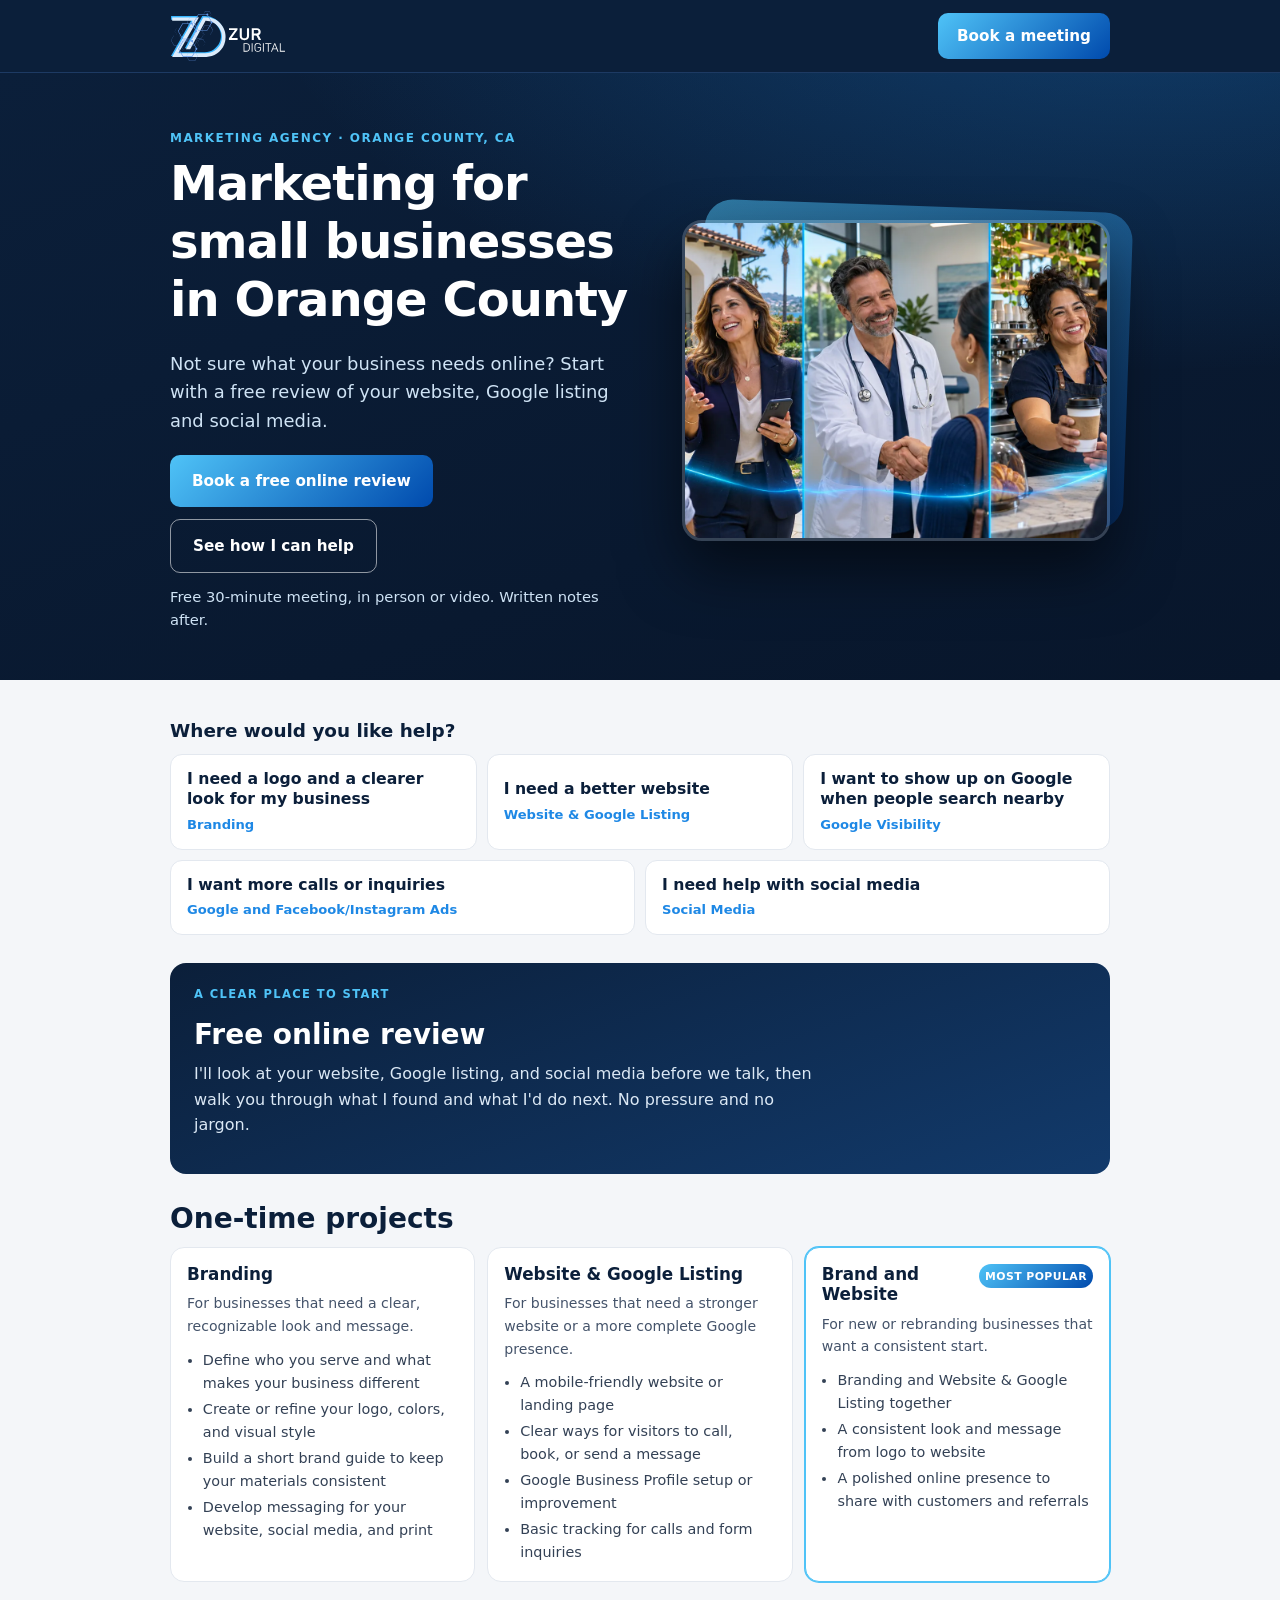
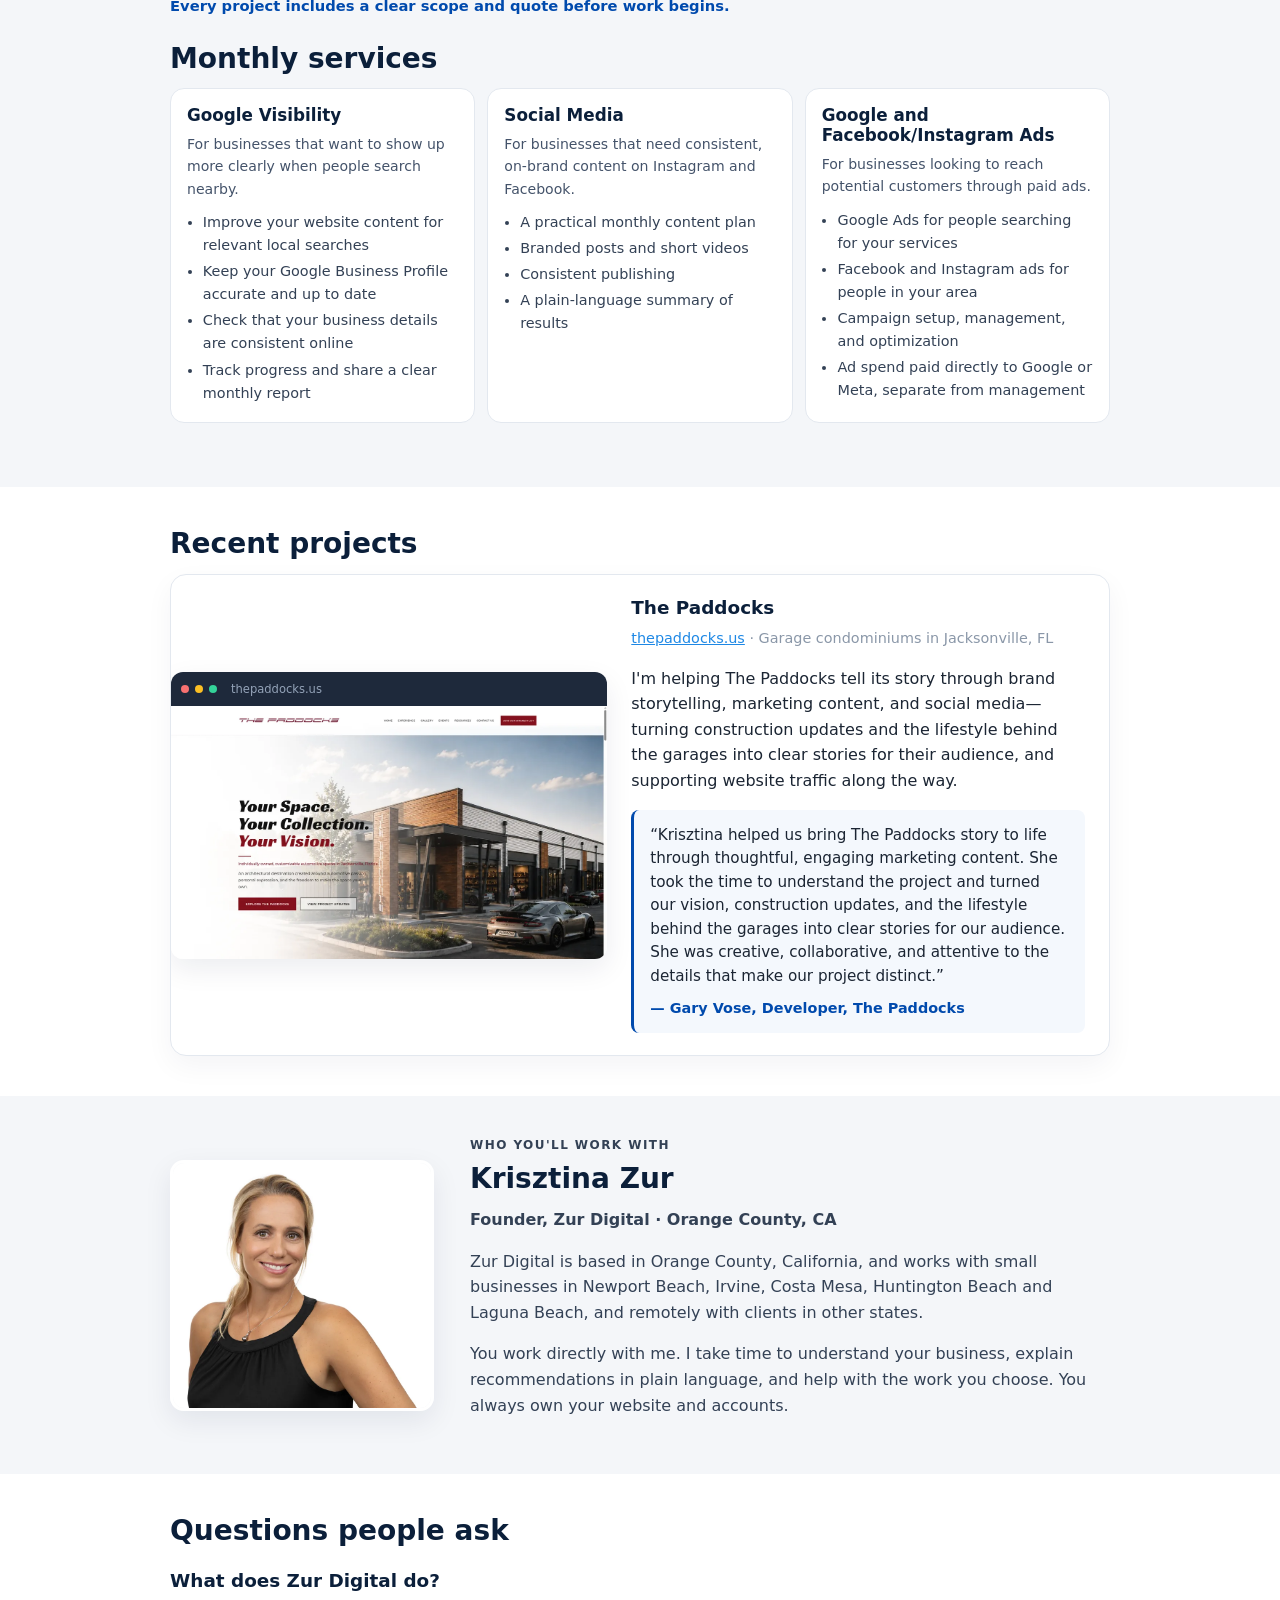
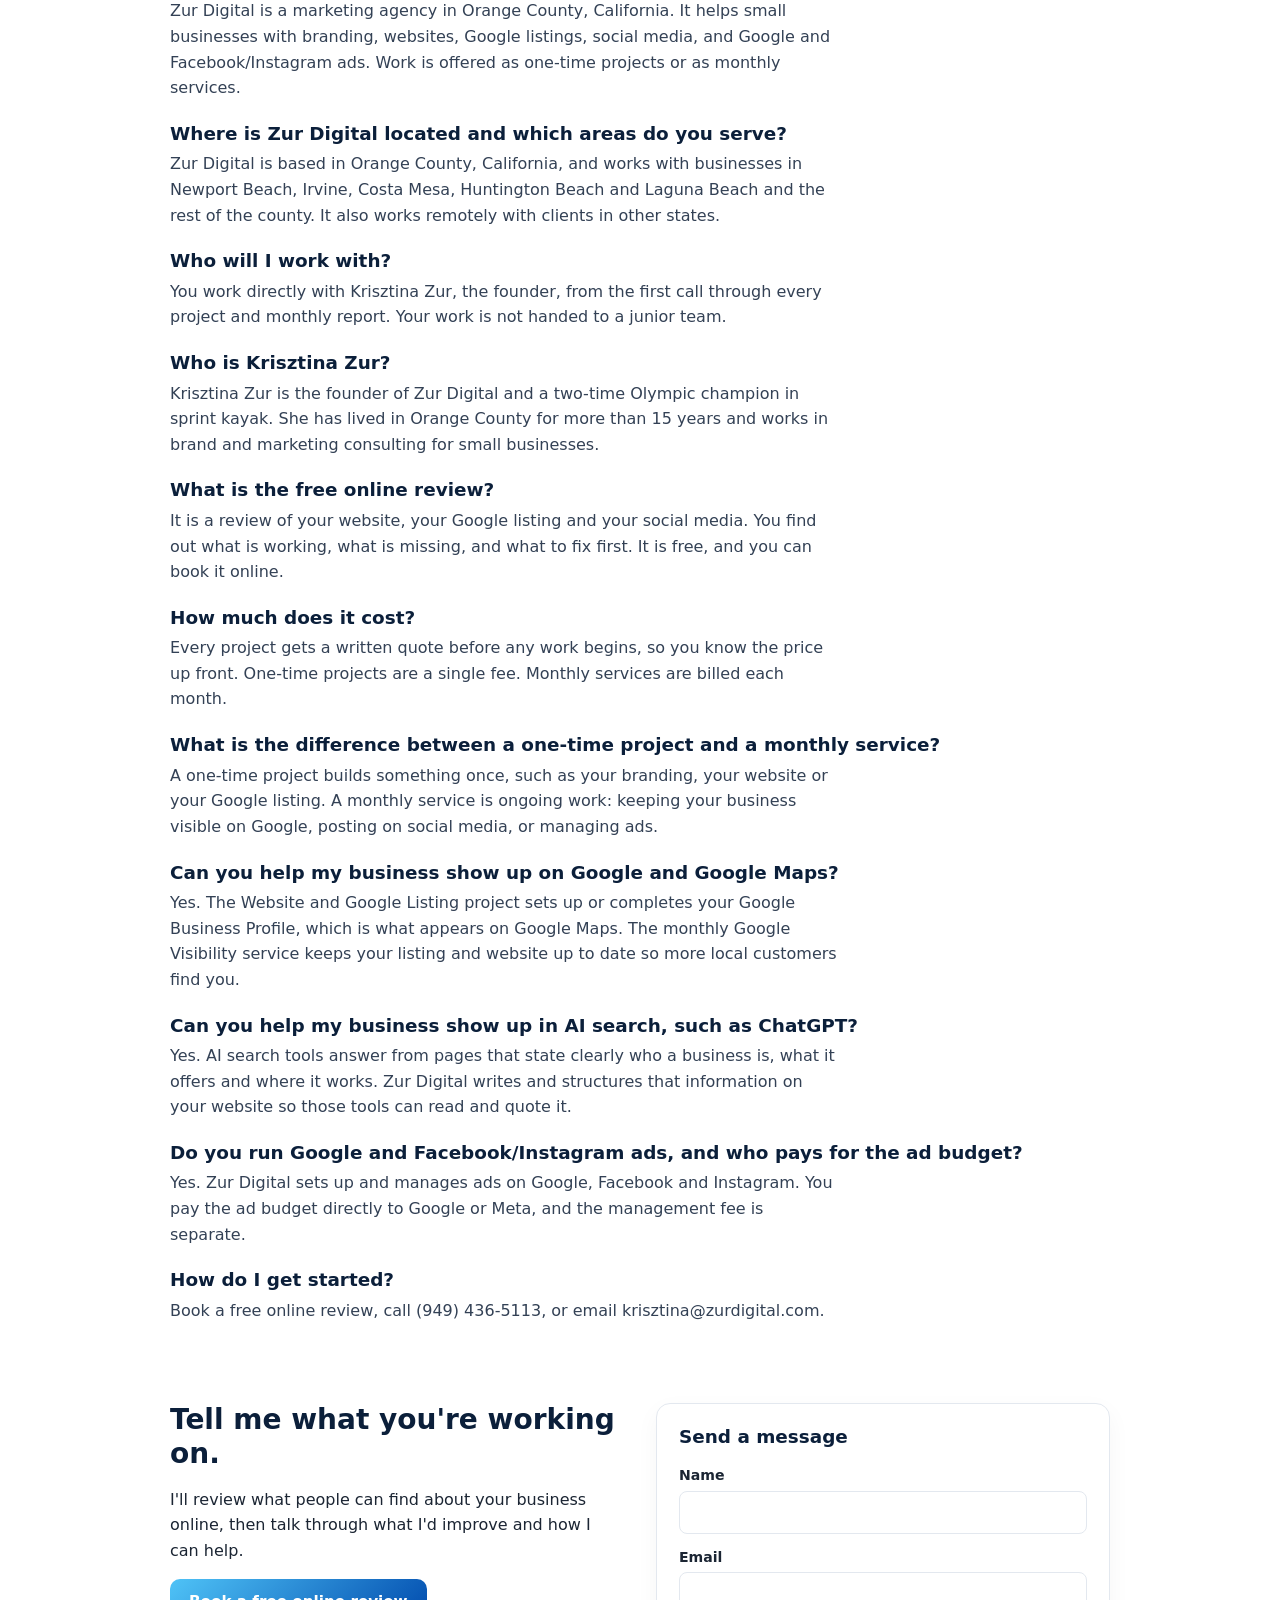
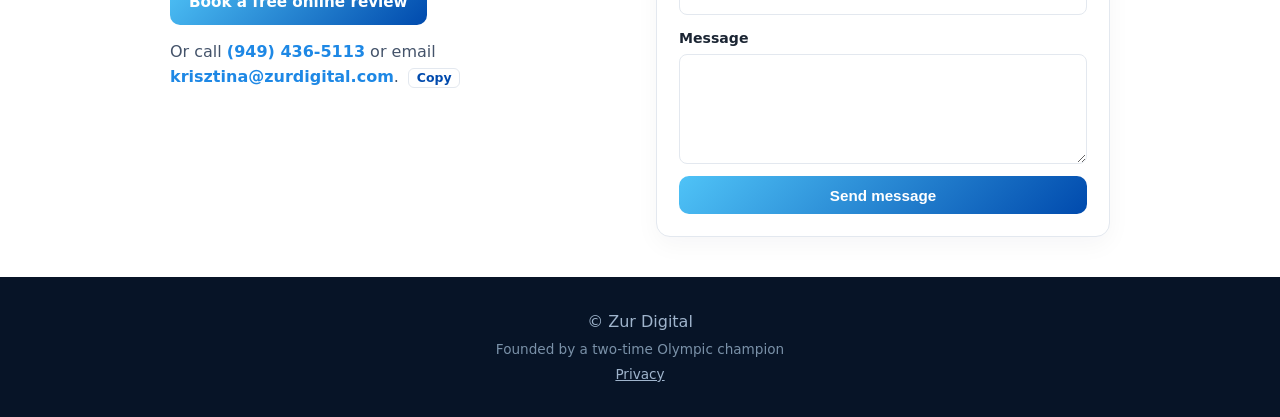
<file: index.html>
<!doctype html><html lang="en"><head><meta charset="utf-8"><!-- Google tag (gtag.js) -->
<script async src="https://www.googletagmanager.com/gtag/js?id=G-2MHFHZ1X98"></script>
<script>
  window.dataLayer = window.dataLayer || [];
  function gtag(){dataLayer.push(arguments);}
  gtag('js', new Date());
  gtag('config', 'G-2MHFHZ1X98');
</script><script>
document.addEventListener("click", function (e) {
  var el = e.target.closest && e.target.closest("a,button");
  if (!el) return;
  var text = (el.innerText || el.textContent || "").replace(/\s+/g, " ").trim();
  var href = el.getAttribute("href") || "";
  var url = el.href || href;
  var hrefLow = href.toLowerCase();
  var urlLow = String(url || "").toLowerCase();
  var params = {transport_type: "beacon", link_text: text, link_url: url};
  if (
    text === "Book a free online review" ||
    text === "Book a meeting" ||
    hrefLow.indexOf("calendly.com/krisztinazur") !== -1 ||
    urlLow.indexOf("calendly.com/krisztinazur") !== -1
  ) {
    gtag("event", "book_review_click", params);
  }
  if (hrefLow.indexOf("tel:") === 0 || urlLow.indexOf("tel:") === 0) {
    gtag("event", "phone_click", params);
  }
  if (hrefLow.indexOf("mailto:") === 0 || urlLow.indexOf("mailto:") === 0) {
    gtag("event", "email_click", params);
  }
});
</script><meta name="viewport" content="width=device-width,initial-scale=1"><title>Zur Digital | Marketing Agency in Orange County, CA</title><meta name="description" content="Zur Digital is a marketing agency in Orange County, CA. Branding, websites, Google listings, social media and ads for small businesses. Free online review."><link rel="canonical" href="https://zurdigital.com/"><meta property="og:title" content="Zur Digital | Marketing Agency in Orange County, CA"><meta property="og:description" content="Zur Digital is a marketing agency in Orange County, CA. Branding, websites, Google listings, social media and ads for small businesses. Free online review."><meta property="og:type" content="website"><meta property="og:url" content="https://zurdigital.com/"><meta property="og:image" content="https://zurdigital.com/assets/og/zur-digital-og.jpg"><meta property="og:image:width" content="1200"><meta property="og:image:height" content="630"><meta name="twitter:card" content="summary_large_image"><meta name="twitter:image" content="https://zurdigital.com/assets/og/zur-digital-og.jpg"><link rel="icon" href="favicon.svg" type="image/svg+xml"><link rel="stylesheet" href="styles.css"><script type="application/ld+json">{
 "@context": "https://schema.org",
 "@type": "ProfessionalService",
 "name": "Zur Digital",
 "url": "https://zurdigital.com/",
 "logo": "https://zurdigital.com/logos/zd-logo-crop.svg",
 "description": "Marketing agency in Orange County, California. Branding, websites, Google listings, social media and ad management for small businesses.",
 "telephone": "+1-949-436-5113",
 "email": "krisztina@zurdigital.com",
 "address": {
  "@type": "PostalAddress",
  "addressRegion": "CA",
  "addressCountry": "US"
 },
 "areaServed": [
  {
   "@type": "AdministrativeArea",
   "name": "Orange County, California"
  },
  {
   "@type": "City",
   "name": "Newport Beach"
  },
  {
   "@type": "City",
   "name": "Irvine"
  },
  {
   "@type": "City",
   "name": "Costa Mesa"
  },
  {
   "@type": "City",
   "name": "Huntington Beach"
  },
  {
   "@type": "City",
   "name": "Laguna Beach"
  }
 ],
 "founder": {
  "@type": "Person",
  "name": "Krisztina Zur",
  "jobTitle": "Founder",
  "description": "Two-time Olympic champion in sprint kayak and founder of Zur Digital."
 },
 "hasOfferCatalog": {
  "@type": "OfferCatalog",
  "name": "Marketing services",
  "itemListElement": [
   {
    "@type": "Offer",
    "itemOffered": {
     "@type": "Service",
     "name": "Branding"
    }
   },
   {
    "@type": "Offer",
    "itemOffered": {
     "@type": "Service",
     "name": "Website and Google Listing"
    }
   },
   {
    "@type": "Offer",
    "itemOffered": {
     "@type": "Service",
     "name": "Google Visibility"
    }
   },
   {
    "@type": "Offer",
    "itemOffered": {
     "@type": "Service",
     "name": "Social Media Management"
    }
   },
   {
    "@type": "Offer",
    "itemOffered": {
     "@type": "Service",
     "name": "Google and Facebook/Instagram Ads Management"
    }
   }
  ]
 }
}</script><script type="application/ld+json">{
 "@context": "https://schema.org",
 "@type": "FAQPage",
 "mainEntity": [
  {
   "@type": "Question",
   "name": "What does Zur Digital do?",
   "acceptedAnswer": {
    "@type": "Answer",
    "text": "Zur Digital is a marketing agency in Orange County, California. It helps small businesses with branding, websites, Google listings, social media, and Google and Facebook/Instagram ads. Work is offered as one-time projects or as monthly services."
   }
  },
  {
   "@type": "Question",
   "name": "Where is Zur Digital located and which areas do you serve?",
   "acceptedAnswer": {
    "@type": "Answer",
    "text": "Zur Digital is based in Orange County, California, and works with businesses in Newport Beach, Irvine, Costa Mesa, Huntington Beach and Laguna Beach and the rest of the county. It also works remotely with clients in other states."
   }
  },
  {
   "@type": "Question",
   "name": "Who will I work with?",
   "acceptedAnswer": {
    "@type": "Answer",
    "text": "You work directly with Krisztina Zur, the founder, from the first call through every project and monthly report. Your work is not handed to a junior team."
   }
  },
  {
   "@type": "Question",
   "name": "Who is Krisztina Zur?",
   "acceptedAnswer": {
    "@type": "Answer",
    "text": "Krisztina Zur is the founder of Zur Digital and a two-time Olympic champion in sprint kayak. She has lived in Orange County for more than 15 years and works in brand and marketing consulting for small businesses."
   }
  },
  {
   "@type": "Question",
   "name": "What is the free online review?",
   "acceptedAnswer": {
    "@type": "Answer",
    "text": "It is a review of your website, your Google listing and your social media. You find out what is working, what is missing, and what to fix first. It is free, and you can book it online."
   }
  },
  {
   "@type": "Question",
   "name": "How much does it cost?",
   "acceptedAnswer": {
    "@type": "Answer",
    "text": "Every project gets a written quote before any work begins, so you know the price up front. One-time projects are a single fee. Monthly services are billed each month."
   }
  },
  {
   "@type": "Question",
   "name": "What is the difference between a one-time project and a monthly service?",
   "acceptedAnswer": {
    "@type": "Answer",
    "text": "A one-time project builds something once, such as your branding, your website or your Google listing. A monthly service is ongoing work: keeping your business visible on Google, posting on social media, or managing ads."
   }
  },
  {
   "@type": "Question",
   "name": "Can you help my business show up on Google and Google Maps?",
   "acceptedAnswer": {
    "@type": "Answer",
    "text": "Yes. The Website and Google Listing project sets up or completes your Google Business Profile, which is what appears on Google Maps. The monthly Google Visibility service keeps your listing and website up to date so more local customers find you."
   }
  },
  {
   "@type": "Question",
   "name": "Can you help my business show up in AI search, such as ChatGPT?",
   "acceptedAnswer": {
    "@type": "Answer",
    "text": "Yes. AI search tools answer from pages that state clearly who a business is, what it offers and where it works. Zur Digital writes and structures that information on your website so those tools can read and quote it."
   }
  },
  {
   "@type": "Question",
   "name": "Do you run Google and Facebook/Instagram ads, and who pays for the ad budget?",
   "acceptedAnswer": {
    "@type": "Answer",
    "text": "Yes. Zur Digital sets up and manages ads on Google, Facebook and Instagram. You pay the ad budget directly to Google or Meta, and the management fee is separate."
   }
  },
  {
   "@type": "Question",
   "name": "How do I get started?",
   "acceptedAnswer": {
    "@type": "Answer",
    "text": "Book a free online review, call (949) 436-5113, or email krisztina@zurdigital.com."
   }
  }
 ]
}</script></head><body id="top"><header class="hdr"><div class="wrap nav"><a href="#top" class="logo"><img src="logos/zd-logo-light.svg" alt="Zur Digital" width="190" height="96" class="logoimg"></a><a class="btn" href="https://calendly.com/krisztinazur/new-meeting" target="_blank" rel="noopener">Book a meeting</a></div></header><main><section class="hero"><div class="wrap hero-grid"><div class="hero-copy"><p class="eyebrow">Marketing Agency · Orange County, CA</p><h1>Marketing for small businesses in Orange County</h1><p class="lead">Not sure what your business needs online? Start with a free review of your website, Google listing and social media.</p><div class="row"><a class="btn lg" href="https://calendly.com/krisztinazur/new-meeting" target="_blank" rel="noopener">Book a free online review</a><a class="btn ghost lg" href="#offer">See how I can help</a></div><p class="cta-note">Free 30-minute meeting, in person or video. Written notes after.</p></div><div class="hero-visual"><div class="hero-photo-wrap"><img class="hero-photo" src="assets/hero/hero-clients.webp" alt="Local business owner with a phone outside a sunny storefront" width="1152" height="864"></div></div></div></section>
<section id="offer" class="alt"><div class="wrap offer-wrap"><div class="picker" id="need"><h2 class="picker-title">Where would you like help?</h2><div class="need-cards"><a class="need" href="#branding"><span>I need a logo and a clearer look for my business</span><em>Branding</em></a><a class="need" href="#website-google-listing"><span>I need a better website</span><em>Website &amp; Google Listing</em></a><a class="need" href="#google-visibility"><span>I want to show up on Google when people search nearby</span><em>Google Visibility</em></a><a class="need" href="#google-facebook-instagram-ads"><span>I want more calls or inquiries</span><em>Google and Facebook/Instagram Ads</em></a><a class="need" href="#social-media"><span>I need help with social media</span><em>Social Media</em></a></div></div><div class="audit" id="free-online-review"><p class="step-label">A clear place to start</p><h2>Free online review</h2><p>I'll look at your website, Google listing, and social media before we talk, then walk you through what I found and what I'd do next. No pressure and no jargon.</p></div><div class="pkg-group"><h2 class="group-title">One-time projects</h2><div class="pkg-grid"><article class="pkg" id="branding"><div class="pkg-head"><h3>Branding</h3></div><p class="best">For businesses that need a clear, recognizable look and message.</p><ul><li>Define who you serve and what makes your business different</li><li>Create or refine your logo, colors, and visual style</li><li>Build a short brand guide to keep your materials consistent</li><li>Develop messaging for your website, social media, and print</li></ul></article><article class="pkg" id="website-google-listing"><div class="pkg-head"><h3>Website &amp; Google Listing</h3></div><p class="best">For businesses that need a stronger website or a more complete Google presence.</p><ul><li>A mobile-friendly website or landing page</li><li>Clear ways for visitors to call, book, or send a message</li><li>Google Business Profile setup or improvement</li><li>Basic tracking for calls and form inquiries</li></ul></article><article class="pkg popular" id="brand-and-website"><div class="pkg-head"><h3>Brand and Website</h3><span class="pkg-tag">Most popular</span></div><p class="best">For new or rebranding businesses that want a consistent start.</p><ul><li>Branding and Website &amp; Google Listing together</li><li>A consistent look and message from logo to website</li><li>A polished online presence to share with customers and referrals</li></ul></article></div><p class="scope-line">Every project includes a clear scope and quote before work begins.</p></div><div class="pkg-group" id="monthly"><h2 class="group-title">Monthly services</h2><div class="pkg-grid"><article class="pkg" id="google-visibility"><div class="pkg-head"><h3>Google Visibility</h3></div><p class="best">For businesses that want to show up more clearly when people search nearby.</p><ul><li>Improve your website content for relevant local searches</li><li>Keep your Google Business Profile accurate and up to date</li><li>Check that your business details are consistent online</li><li>Track progress and share a clear monthly report</li></ul></article><article class="pkg" id="social-media"><div class="pkg-head"><h3>Social Media</h3></div><p class="best">For businesses that need consistent, on-brand content on Instagram and Facebook.</p><ul><li>A practical monthly content plan</li><li>Branded posts and short videos</li><li>Consistent publishing</li><li>A plain-language summary of results</li></ul></article><article class="pkg" id="google-facebook-instagram-ads"><div class="pkg-head"><h3>Google and Facebook/Instagram Ads</h3></div><p class="best">For businesses looking to reach potential customers through paid ads.</p><ul><li>Google Ads for people searching for your services</li><li>Facebook and Instagram ads for people in your area</li><li>Campaign setup, management, and optimization</li><li>Ad spend paid directly to Google or Meta, separate from management</li></ul></article></div></div></div></section>
<section id="work"><div class="wrap"><h2>Recent projects</h2><article class="work-card"><div class="work-visual"><figure class="browser"><div class="browser-bar"><span></span><span></span><span></span><em>thepaddocks.us</em></div><img src="assets/work/paddocks-1.webp" alt="The Paddocks website" width="1200" height="695" loading="lazy"></figure></div><div class="work-copy"><h3>The Paddocks</h3><p class="tag"><a href="https://thepaddocks.us" target="_blank" rel="noopener">thepaddocks.us</a> · Garage condominiums in Jacksonville, FL</p><p>I'm helping The Paddocks tell its story through brand storytelling, marketing content, and social media—turning construction updates and the lifestyle behind the garages into clear stories for their audience, and supporting website traffic along the way.</p><blockquote class="quote"><p>&ldquo;Krisztina helped us bring The Paddocks story to life through thoughtful, engaging marketing content. She took the time to understand the project and turned our vision, construction updates, and the lifestyle behind the garages into clear stories for our audience. She was creative, collaborative, and attentive to the details that make our project distinct.&rdquo;</p><cite>&mdash; Gary Vose, Developer, The Paddocks</cite></blockquote></div></article></div></section>
<section id="about" class="alt"><div class="wrap about-grid"><div class="about-photo"><img src="assets/krisztina-zur.webp" alt="Krisztina Zur, founder of Zur Digital" width="800" height="760" loading="lazy"></div><div class="about-copy"><p class="eyebrow">Who you'll work with</p><h2>Krisztina Zur</h2><p class="role">Founder, Zur Digital · Orange County, CA</p><p>Zur Digital is based in Orange County, California, and works with small businesses in Newport Beach, Irvine, Costa Mesa, Huntington Beach and Laguna Beach, and remotely with clients in other states.</p><p>You work directly with me. I take time to understand your business, explain recommendations in plain language, and help with the work you choose. You always own your website and accounts.</p></div></div></section>
<section id="faq"><div class="wrap"><h2>Questions people ask</h2><h3>What does Zur Digital do?</h3><p>Zur Digital is a marketing agency in Orange County, California. It helps small businesses with branding, websites, Google listings, social media, and Google and Facebook/Instagram ads. Work is offered as one-time projects or as monthly services.</p><h3>Where is Zur Digital located and which areas do you serve?</h3><p>Zur Digital is based in Orange County, California, and works with businesses in Newport Beach, Irvine, Costa Mesa, Huntington Beach and Laguna Beach and the rest of the county. It also works remotely with clients in other states.</p><h3>Who will I work with?</h3><p>You work directly with Krisztina Zur, the founder, from the first call through every project and monthly report. Your work is not handed to a junior team.</p><h3>Who is Krisztina Zur?</h3><p>Krisztina Zur is the founder of Zur Digital and a two-time Olympic champion in sprint kayak. She has lived in Orange County for more than 15 years and works in brand and marketing consulting for small businesses.</p><h3>What is the free online review?</h3><p>It is a review of your website, your Google listing and your social media. You find out what is working, what is missing, and what to fix first. It is free, and you can book it online.</p><h3>How much does it cost?</h3><p>Every project gets a written quote before any work begins, so you know the price up front. One-time projects are a single fee. Monthly services are billed each month.</p><h3>What is the difference between a one-time project and a monthly service?</h3><p>A one-time project builds something once, such as your branding, your website or your Google listing. A monthly service is ongoing work: keeping your business visible on Google, posting on social media, or managing ads.</p><h3>Can you help my business show up on Google and Google Maps?</h3><p>Yes. The Website and Google Listing project sets up or completes your Google Business Profile, which is what appears on Google Maps. The monthly Google Visibility service keeps your listing and website up to date so more local customers find you.</p><h3>Can you help my business show up in AI search, such as ChatGPT?</h3><p>Yes. AI search tools answer from pages that state clearly who a business is, what it offers and where it works. Zur Digital writes and structures that information on your website so those tools can read and quote it.</p><h3>Do you run Google and Facebook/Instagram ads, and who pays for the ad budget?</h3><p>Yes. Zur Digital sets up and manages ads on Google, Facebook and Instagram. You pay the ad budget directly to Google or Meta, and the management fee is separate.</p><h3>How do I get started?</h3><p>Book a free online review, call (949) 436-5113, or email krisztina@zurdigital.com.</p></div></section>
<section id="contact"><div class="wrap contact-grid"><div class="contact-info"><h2>Tell me what you're working on.</h2><p>I'll review what people can find about your business online, then talk through what I'd improve and how I can help.</p><a class="btn" href="https://calendly.com/krisztinazur/new-meeting" target="_blank" rel="noopener">Book a free online review</a><p class="or-reach">Or call <a href="tel:+19494365113">(949) 436-5113</a> or email <span class="copy-email-wrap"><a href="mailto:krisztina@zurdigital.com">krisztina@zurdigital.com</a>. <button type="button" class="copy-email" data-email="krisztina@zurdigital.com" aria-label="Copy email address">Copy</button><span class="copy-email-status" aria-live="polite"></span></span></p></div><form name="contact" method="POST" data-netlify="true" netlify-honeypot="bot-field" action="/thanks.html" hidden aria-hidden="true"><input type="hidden" name="form-name" value="contact"><input name="bot-field"><input name="name"><input type="email" name="email"><textarea name="message"></textarea></form><form class="form" name="contact" method="POST" action="/thanks.html"><input type="hidden" name="form-name" value="contact"><p class="hp"><label>Don't fill this out <input name="bot-field"></label></p><h3>Send a message</h3><label>Name<input name="name" required autocomplete="name"></label><label>Email<input type="email" name="email" required autocomplete="email"></label><label>Message<textarea name="message" rows="4" required></textarea></label><button class="btn" type="submit">Send message</button></form></div></section><script>
(function () {
  var btn = document.querySelector(".copy-email");
  if (!btn) return;
  var status = document.querySelector(".copy-email-status");
  var resetTimer;
  function fallbackCopy(text) {
    var ta = document.createElement("textarea");
    ta.value = text;
    ta.setAttribute("readonly", "");
    ta.style.position = "fixed";
    ta.style.left = "-9999px";
    document.body.appendChild(ta);
    ta.select();
    ta.setSelectionRange(0, ta.value.length);
    var ok = false;
    try { ok = document.execCommand("copy"); } catch (err) {}
    document.body.removeChild(ta);
    return ok;
  }
  function copied() {
    btn.textContent = "Copied!";
    if (status) status.textContent = "Copied!";
    if (typeof gtag === "function") gtag("event", "email_copy");
    clearTimeout(resetTimer);
    resetTimer = setTimeout(function () {
      btn.textContent = "Copy";
      if (status) status.textContent = "";
    }, 2000);
  }
  btn.addEventListener("click", function () {
    var email = btn.getAttribute("data-email") || "krisztina@zurdigital.com";
    if (navigator.clipboard && navigator.clipboard.writeText) {
      navigator.clipboard.writeText(email).then(copied).catch(function () {
        if (fallbackCopy(email)) copied();
      });
    } else if (fallbackCopy(email)) {
      copied();
    }
  });
})();
</script></main><footer class="ftr"><div class="wrap"><p>© Zur Digital</p><p class="small">Founded by a two-time Olympic champion</p><p class="small ftr-links"><a href="privacy.html">Privacy</a></p></div></footer></body></html>
</file>
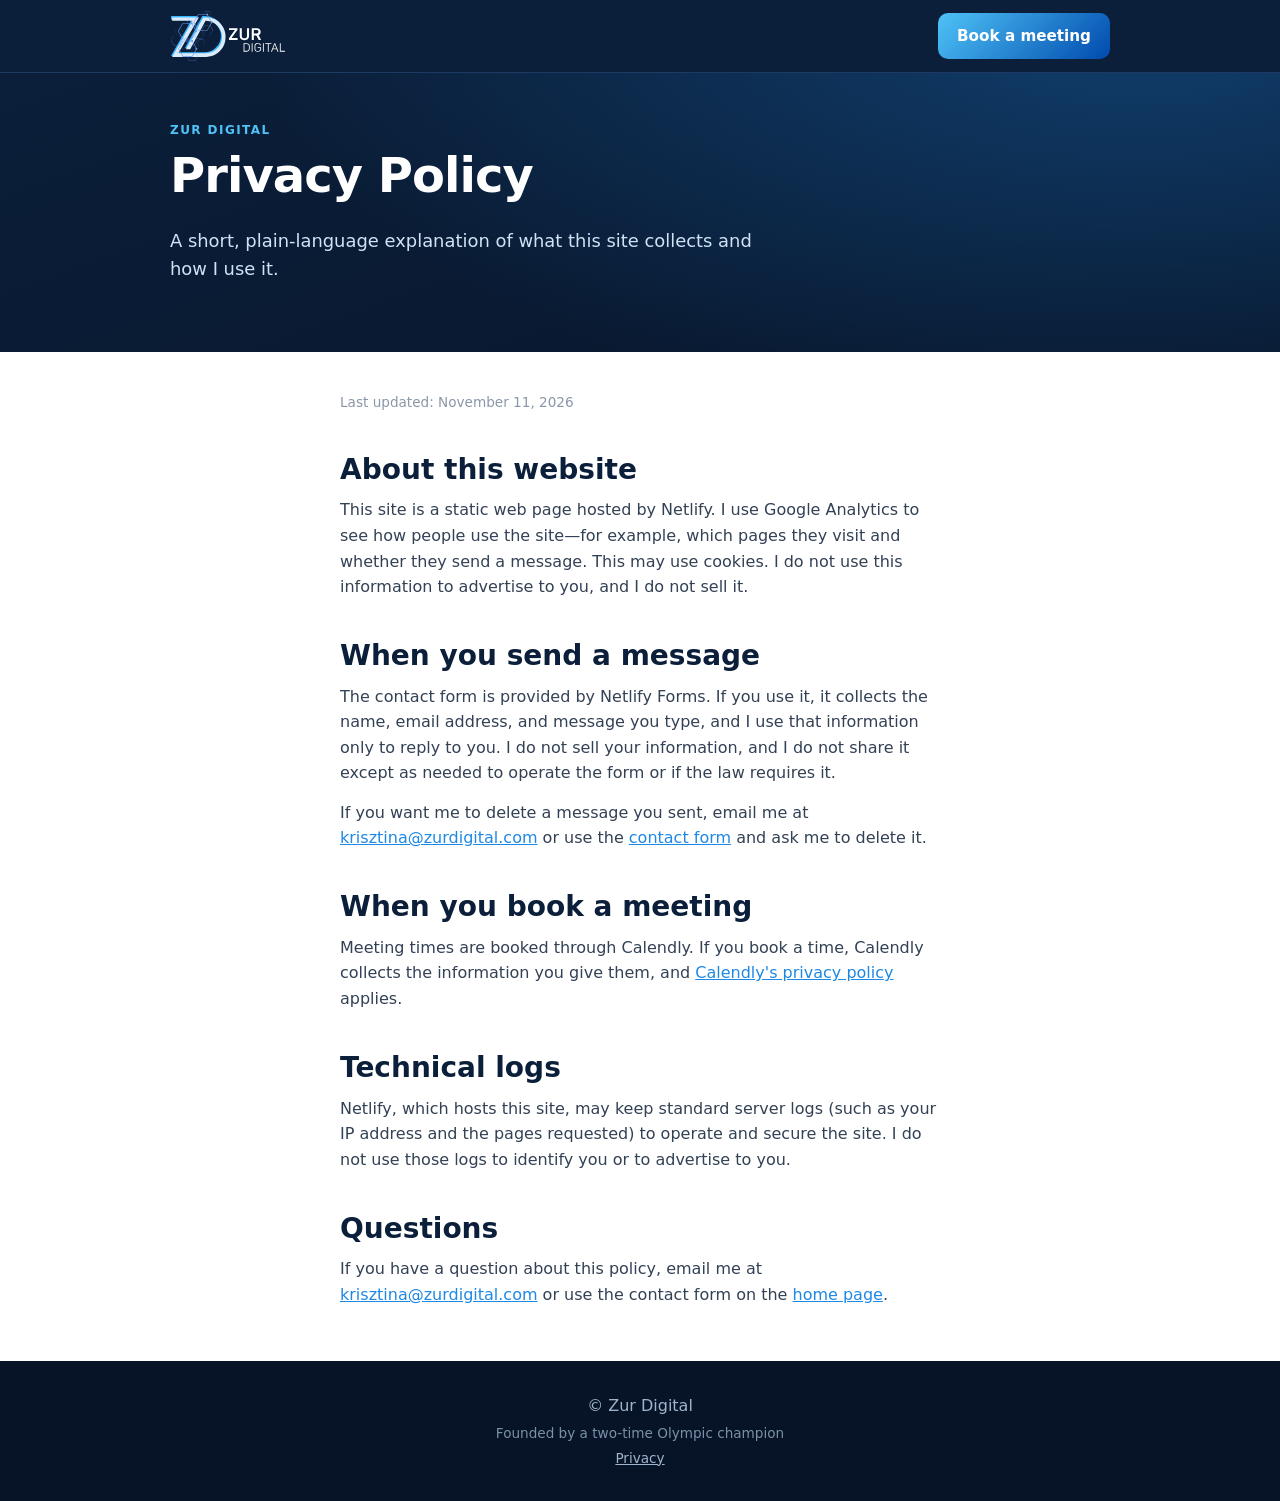
<file: privacy.html>
<!doctype html><html lang="en"><head><meta charset="utf-8"><!-- Google tag (gtag.js) -->
<script async src="https://www.googletagmanager.com/gtag/js?id=G-2MHFHZ1X98"></script>
<script>
  window.dataLayer = window.dataLayer || [];
  function gtag(){dataLayer.push(arguments);}
  gtag('js', new Date());
  gtag('config', 'G-2MHFHZ1X98');
</script><script>
document.addEventListener("click", function (e) {
  var el = e.target.closest && e.target.closest("a,button");
  if (!el) return;
  var text = (el.innerText || el.textContent || "").replace(/\s+/g, " ").trim();
  var href = el.getAttribute("href") || "";
  var url = el.href || href;
  var hrefLow = href.toLowerCase();
  var urlLow = String(url || "").toLowerCase();
  var params = {transport_type: "beacon", link_text: text, link_url: url};
  if (
    text === "Book a free online review" ||
    text === "Book a meeting" ||
    hrefLow.indexOf("calendly.com/krisztinazur") !== -1 ||
    urlLow.indexOf("calendly.com/krisztinazur") !== -1
  ) {
    gtag("event", "book_review_click", params);
  }
  if (hrefLow.indexOf("tel:") === 0 || urlLow.indexOf("tel:") === 0) {
    gtag("event", "phone_click", params);
  }
  if (hrefLow.indexOf("mailto:") === 0 || urlLow.indexOf("mailto:") === 0) {
    gtag("event", "email_click", params);
  }
});
</script><meta name="viewport" content="width=device-width,initial-scale=1"><title>Privacy Policy | Zur Digital</title><meta name="description" content="How Zur Digital uses the information you share on this website."><link rel="canonical" href="https://zurdigital.com/privacy.html"><meta property="og:title" content="Privacy Policy | Zur Digital"><meta property="og:description" content="How Zur Digital uses the information you share on this website."><meta property="og:type" content="website"><meta property="og:url" content="https://zurdigital.com/privacy.html"><meta property="og:image" content="https://zurdigital.com/assets/og/zur-digital-og.jpg"><meta property="og:image:width" content="1200"><meta property="og:image:height" content="630"><meta name="twitter:card" content="summary_large_image"><meta name="twitter:image" content="https://zurdigital.com/assets/og/zur-digital-og.jpg"><link rel="icon" href="favicon.svg" type="image/svg+xml"><link rel="stylesheet" href="styles.css"><script type="application/ld+json">{
 "@context": "https://schema.org",
 "@type": "ProfessionalService",
 "name": "Zur Digital",
 "url": "https://zurdigital.com/",
 "logo": "https://zurdigital.com/logos/zd-logo-crop.svg",
 "description": "Marketing agency in Orange County, California. Branding, websites, Google listings, social media and ad management for small businesses.",
 "telephone": "+1-949-436-5113",
 "email": "krisztina@zurdigital.com",
 "address": {
  "@type": "PostalAddress",
  "addressRegion": "CA",
  "addressCountry": "US"
 },
 "areaServed": [
  {
   "@type": "AdministrativeArea",
   "name": "Orange County, California"
  },
  {
   "@type": "City",
   "name": "Newport Beach"
  },
  {
   "@type": "City",
   "name": "Irvine"
  },
  {
   "@type": "City",
   "name": "Costa Mesa"
  },
  {
   "@type": "City",
   "name": "Huntington Beach"
  },
  {
   "@type": "City",
   "name": "Laguna Beach"
  }
 ],
 "founder": {
  "@type": "Person",
  "name": "Krisztina Zur",
  "jobTitle": "Founder",
  "description": "Two-time Olympic champion in sprint kayak and founder of Zur Digital."
 },
 "hasOfferCatalog": {
  "@type": "OfferCatalog",
  "name": "Marketing services",
  "itemListElement": [
   {
    "@type": "Offer",
    "itemOffered": {
     "@type": "Service",
     "name": "Branding"
    }
   },
   {
    "@type": "Offer",
    "itemOffered": {
     "@type": "Service",
     "name": "Website and Google Listing"
    }
   },
   {
    "@type": "Offer",
    "itemOffered": {
     "@type": "Service",
     "name": "Google Visibility"
    }
   },
   {
    "@type": "Offer",
    "itemOffered": {
     "@type": "Service",
     "name": "Social Media Management"
    }
   },
   {
    "@type": "Offer",
    "itemOffered": {
     "@type": "Service",
     "name": "Google and Facebook/Instagram Ads Management"
    }
   }
  ]
 }
}</script></head><body id="top"><header class="hdr"><div class="wrap nav"><a href="index.html" class="logo"><img src="logos/zd-logo-light.svg" alt="Zur Digital" width="190" height="96" class="logoimg"></a><a class="btn" href="https://calendly.com/krisztinazur/new-meeting" target="_blank" rel="noopener">Book a meeting</a></div></header><main><section class="hero sm"><div class="wrap"><p class="eyebrow">Zur Digital</p><h1>Privacy Policy</h1><p class="lead">A short, plain-language explanation of what this site collects and how I use it.</p></div></section><section><div class="wrap legal"><p class="updated">Last updated: November 11, 2026</p><h2>About this website</h2><p>This site is a static web page hosted by Netlify. I use Google Analytics to see how people use the site—for example, which pages they visit and whether they send a message. This may use cookies. I do not use this information to advertise to you, and I do not sell it.</p><h2>When you send a message</h2><p>The contact form is provided by Netlify Forms. If you use it, it collects the name, email address, and message you type, and I use that information only to reply to you. I do not sell your information, and I do not share it except as needed to operate the form or if the law requires it.</p><p>If you want me to delete a message you sent, email me at <a href="mailto:krisztina@zurdigital.com">krisztina@zurdigital.com</a> or use the <a href="index.html#contact">contact form</a> and ask me to delete it.</p><h2>When you book a meeting</h2><p>Meeting times are booked through Calendly. If you book a time, Calendly collects the information you give them, and <a href="https://calendly.com/privacy" target="_blank" rel="noopener">Calendly's privacy policy</a> applies.</p><h2>Technical logs</h2><p>Netlify, which hosts this site, may keep standard server logs (such as your IP address and the pages requested) to operate and secure the site. I do not use those logs to identify you or to advertise to you.</p><h2>Questions</h2><p>If you have a question about this policy, email me at <a href="mailto:krisztina@zurdigital.com">krisztina@zurdigital.com</a> or use the contact form on the <a href="index.html">home page</a>.</p></div></section></main><footer class="ftr"><div class="wrap"><p>© Zur Digital</p><p class="small">Founded by a two-time Olympic champion</p><p class="small ftr-links"><a href="privacy.html">Privacy</a></p></div></footer></body></html>
</file>
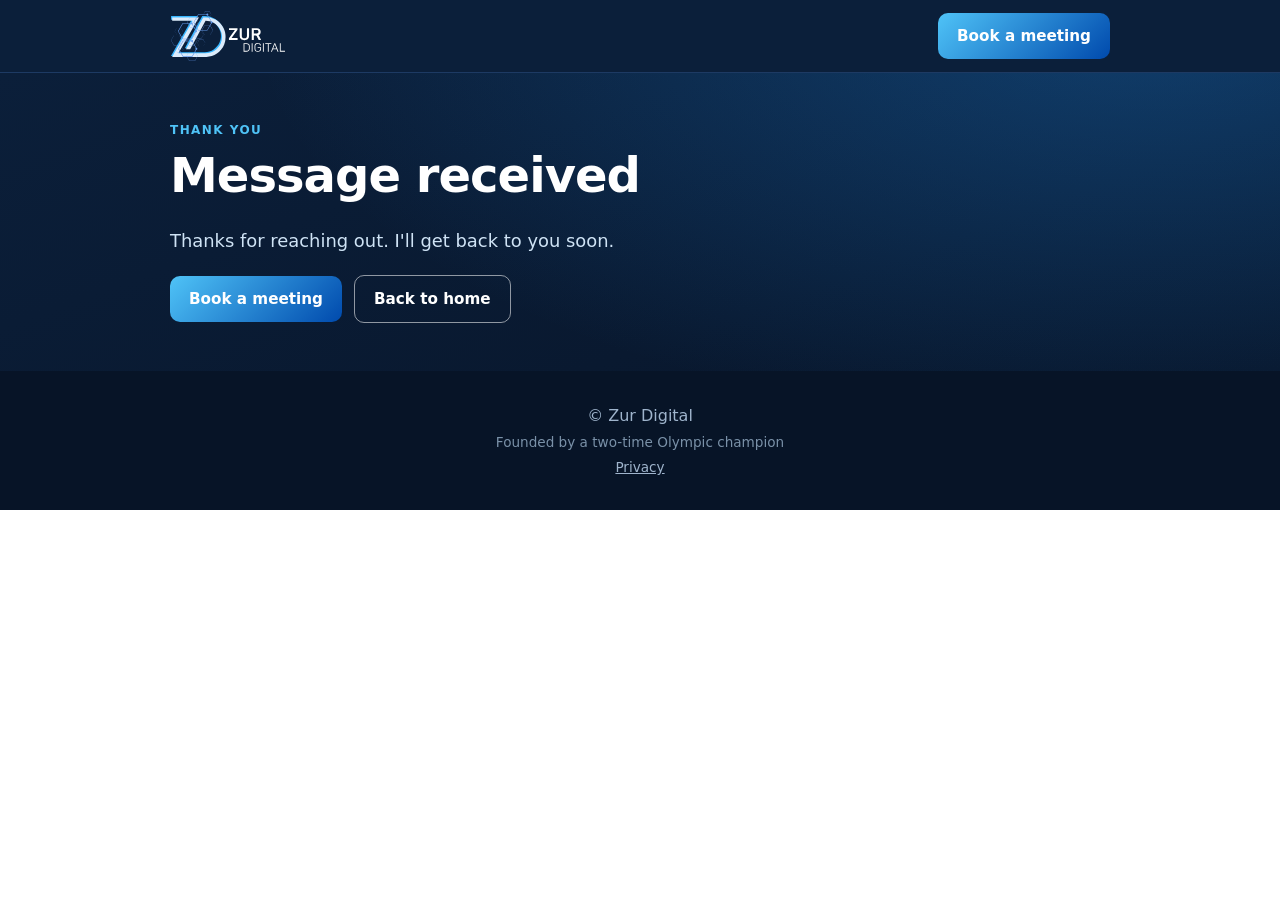
<file: thanks.html>
<!doctype html><html lang="en"><head><meta charset="utf-8"><!-- Google tag (gtag.js) -->
<script async src="https://www.googletagmanager.com/gtag/js?id=G-2MHFHZ1X98"></script>
<script>
  window.dataLayer = window.dataLayer || [];
  function gtag(){dataLayer.push(arguments);}
  gtag('js', new Date());
  gtag('config', 'G-2MHFHZ1X98');
</script><script>
document.addEventListener("click", function (e) {
  var el = e.target.closest && e.target.closest("a,button");
  if (!el) return;
  var text = (el.innerText || el.textContent || "").replace(/\s+/g, " ").trim();
  var href = el.getAttribute("href") || "";
  var url = el.href || href;
  var hrefLow = href.toLowerCase();
  var urlLow = String(url || "").toLowerCase();
  var params = {transport_type: "beacon", link_text: text, link_url: url};
  if (
    text === "Book a free online review" ||
    text === "Book a meeting" ||
    hrefLow.indexOf("calendly.com/krisztinazur") !== -1 ||
    urlLow.indexOf("calendly.com/krisztinazur") !== -1
  ) {
    gtag("event", "book_review_click", params);
  }
  if (hrefLow.indexOf("tel:") === 0 || urlLow.indexOf("tel:") === 0) {
    gtag("event", "phone_click", params);
  }
  if (hrefLow.indexOf("mailto:") === 0 || urlLow.indexOf("mailto:") === 0) {
    gtag("event", "email_click", params);
  }
});
</script><script>
(function () {
  var ref = document.referrer;
  if (!ref) return;
  try {
    var host = new URL(ref).hostname.toLowerCase();
    var own = new URL(ref).origin === location.origin ||
      host === "zurdigital.com" ||
      host.slice(-15) === ".zurdigital.com" ||
      host === "zurdigital.netlify.app" ||
      host.slice(-24) === ".zurdigital.netlify.app";
    if (own) gtag("event", "generate_lead");
  } catch (err) {}
})();
</script><meta name="viewport" content="width=device-width,initial-scale=1"><title>Thanks | Zur Digital</title><meta name="description" content="Thanks for contacting Zur Digital."><link rel="canonical" href="https://zurdigital.com/thanks.html"><meta property="og:title" content="Thanks | Zur Digital"><meta property="og:description" content="Thanks for contacting Zur Digital."><meta property="og:type" content="website"><meta property="og:url" content="https://zurdigital.com/thanks.html"><meta property="og:image" content="https://zurdigital.com/assets/og/zur-digital-og.jpg"><meta property="og:image:width" content="1200"><meta property="og:image:height" content="630"><meta name="twitter:card" content="summary_large_image"><meta name="twitter:image" content="https://zurdigital.com/assets/og/zur-digital-og.jpg"><link rel="icon" href="favicon.svg" type="image/svg+xml"><link rel="stylesheet" href="styles.css"><script type="application/ld+json">{
 "@context": "https://schema.org",
 "@type": "ProfessionalService",
 "name": "Zur Digital",
 "url": "https://zurdigital.com/",
 "logo": "https://zurdigital.com/logos/zd-logo-crop.svg",
 "description": "Marketing agency in Orange County, California. Branding, websites, Google listings, social media and ad management for small businesses.",
 "telephone": "+1-949-436-5113",
 "email": "krisztina@zurdigital.com",
 "address": {
  "@type": "PostalAddress",
  "addressRegion": "CA",
  "addressCountry": "US"
 },
 "areaServed": [
  {
   "@type": "AdministrativeArea",
   "name": "Orange County, California"
  },
  {
   "@type": "City",
   "name": "Newport Beach"
  },
  {
   "@type": "City",
   "name": "Irvine"
  },
  {
   "@type": "City",
   "name": "Costa Mesa"
  },
  {
   "@type": "City",
   "name": "Huntington Beach"
  },
  {
   "@type": "City",
   "name": "Laguna Beach"
  }
 ],
 "founder": {
  "@type": "Person",
  "name": "Krisztina Zur",
  "jobTitle": "Founder",
  "description": "Two-time Olympic champion in sprint kayak and founder of Zur Digital."
 },
 "hasOfferCatalog": {
  "@type": "OfferCatalog",
  "name": "Marketing services",
  "itemListElement": [
   {
    "@type": "Offer",
    "itemOffered": {
     "@type": "Service",
     "name": "Branding"
    }
   },
   {
    "@type": "Offer",
    "itemOffered": {
     "@type": "Service",
     "name": "Website and Google Listing"
    }
   },
   {
    "@type": "Offer",
    "itemOffered": {
     "@type": "Service",
     "name": "Google Visibility"
    }
   },
   {
    "@type": "Offer",
    "itemOffered": {
     "@type": "Service",
     "name": "Social Media Management"
    }
   },
   {
    "@type": "Offer",
    "itemOffered": {
     "@type": "Service",
     "name": "Google and Facebook/Instagram Ads Management"
    }
   }
  ]
 }
}</script></head><body id="top"><header class="hdr"><div class="wrap nav"><a href="index.html" class="logo"><img src="logos/zd-logo-light.svg" alt="Zur Digital" width="190" height="96" class="logoimg"></a><a class="btn" href="https://calendly.com/krisztinazur/new-meeting" target="_blank" rel="noopener">Book a meeting</a></div></header><main><section class="hero sm"><div class="wrap"><p class="eyebrow">Thank you</p><h1>Message received</h1><p class="lead">Thanks for reaching out. I'll get back to you soon.</p><div class="row"><a class="btn" href="https://calendly.com/krisztinazur/new-meeting" target="_blank" rel="noopener">Book a meeting</a> <a class="btn ghost" href="index.html">Back to home</a></div></div></section></main><footer class="ftr"><div class="wrap"><p>© Zur Digital</p><p class="small">Founded by a two-time Olympic champion</p><p class="small ftr-links"><a href="privacy.html">Privacy</a></p></div></footer></body></html>
</file>
<file: styles.css>
:root{
  --navy:#0B1F3A;
  --brand:#004aad;
  --sky:#4FC3F7;
  --blue:#1E88E5;
  --g1:#F4F6F9;
  --g2:#E3E8EF;
  --g3:#8A97A8;
  --ink:#1B2533;
}
*{box-sizing:border-box}
html{scroll-behavior:smooth}
body{margin:0;font:16px/1.6 Inter,"Segoe UI",system-ui,Arial,sans-serif;color:var(--ink);background:#fff}
a{color:var(--blue)}
a:hover{color:var(--brand)}
h1,h2,h3,h4{line-height:1.2;color:var(--navy);margin:0 0 .4em}
h1{font-size:clamp(2rem,5vw,3rem)}
h2{font-size:clamp(1.35rem,3vw,1.75rem)}
h3{font-size:1.15rem}
h4{font-size:1.05rem}
.wrap{max-width:980px;margin:auto;padding:0 20px}
section{padding:40px 0}
.alt{background:var(--g1)}
.eyebrow{text-transform:uppercase;letter-spacing:.12em;font-size:.75rem;font-weight:700;color:var(--blue);margin:0 0 .6em}
.small{font-size:.85rem;color:var(--g3)}
.tag{color:var(--g3);font-size:.9rem;margin:0 0 12px}
.lead{font-size:1.12rem;max-width:34em;color:#334155;margin:0 0 1.1em}
.role{font-weight:600;color:var(--brand);margin:0 0 .8em}
.row{display:flex;gap:12px;flex-wrap:wrap;margin-top:8px;align-items:center}

.btn{
  display:inline-block;background:linear-gradient(135deg,var(--sky),var(--brand));
  color:#fff!important;font-weight:700;padding:.7em 1.25em;border-radius:10px;
  text-decoration:none;border:0;cursor:pointer;font-size:.95rem;
}
.btn.lg{padding:.9em 1.45em}
.btn.ghost{
  background:transparent;border:1.5px solid var(--brand);color:var(--brand)!important;
}
.hero .btn.ghost{border-color:rgba(255,255,255,.55);color:#fff!important}
.hero .btn.ghost:hover{border-color:#fff;background:rgba(255,255,255,.08)}
.btn:hover{filter:brightness(1.05)}

/* Header */
.hdr{background:var(--navy);color:#fff;border-bottom:1px solid #1d3a63;position:sticky;top:0;z-index:9}
.nav{display:flex;align-items:center;justify-content:space-between;min-height:72px}
.logo{display:flex;color:#fff}
.logoimg{height:52px;width:auto}

/* Hero — benefit hook */
.hero{
  background:
    radial-gradient(900px 420px at 90% -20%,#1E88E555,transparent),
    linear-gradient(160deg,var(--navy),#08162b);
  color:#dbe8f5;padding:56px 0 48px;
}
.hero.sm{padding:48px 0}
.hero h1{color:#fff;margin:0 0 .45em;letter-spacing:-.02em}
.hero .eyebrow{color:var(--sky)}
.hero .lead{color:#cfe3f5}
.hero-grid{display:grid;grid-template-columns:1.05fr .95fr;gap:40px;align-items:center}
.hero-visual{position:relative;display:flex;justify-content:center}
.hero-photo-wrap{
  position:relative;width:100%;max-width:480px;
}
.hero-photo-wrap::before{
  content:"";position:absolute;inset:-14px -18px 18px 18px;
  background:linear-gradient(145deg,#4FC3F788,#004aad66);
  border-radius:28px;z-index:0;transform:rotate(2deg);
}
.hero-photo{
  position:relative;z-index:1;display:block;width:100%;height:auto;
  border-radius:20px;object-fit:cover;aspect-ratio:4/3;
  box-shadow:0 28px 60px #0008;border:3px solid rgba(255,255,255,.18);
}

/* Offer / picker / packages */
.offer-wrap > .picker{margin-top:0}
.picker{margin:0 0 28px}
.picker-title{margin:0 0 12px;font-size:1.15rem}
.need-cards{display:grid;grid-template-columns:repeat(2,1fr);gap:10px}
@media (min-width:821px){.need-cards{grid-template-columns:repeat(6,1fr)}.need-cards .need{grid-column:span 2}.need-cards .need:nth-child(n+4){grid-column:span 3}}
.need{
  display:flex;flex-direction:column;gap:4px;justify-content:center;
  background:#fff;border:1.5px solid var(--g2);border-radius:12px;
  padding:14px 16px;text-decoration:none;color:var(--ink);
  transition:.15s border-color,.15s box-shadow,.15s transform;
}
.need:hover{
  border-color:var(--sky);box-shadow:0 8px 20px #1e88e518;transform:translateY(-1px);color:var(--ink);
}
.need span{font-weight:700;color:var(--navy);font-size:.98rem;line-height:1.3}
.need em{font-style:normal;font-size:.82rem;color:var(--blue);font-weight:600}

.audit{
  background:linear-gradient(160deg,var(--navy),#123a6b);color:#dbe8f5;
  border-radius:16px;padding:22px 24px;margin:0 0 28px;
}
.audit h2{color:#fff;margin:0 0 .35em}
.audit p{margin:0 0 14px;max-width:40em}
.step-label{
  text-transform:uppercase;letter-spacing:.12em;font-size:.72rem;font-weight:700;
  color:var(--sky);margin:0 0 6px;
}

.pkg-group{margin:0 0 24px}
.group-title{margin:0 0 12px}
.group-title span{font-weight:500;color:var(--g3);font-size:.9rem}
.pkg-grid{display:grid;grid-template-columns:repeat(3,1fr);gap:12px}
.pkg{
  background:#fff;border:1px solid var(--g2);border-radius:14px;padding:16px 16px 14px;
  scroll-margin-top:88px;display:flex;flex-direction:column;gap:8px;
}
.pkg.popular{border-color:var(--sky);box-shadow:0 0 0 1px var(--sky)}
.pkg-head{display:flex;align-items:flex-start;justify-content:space-between;gap:8px}
.pkg-head h3{margin:0;font-size:1.05rem}
.pkg-tag{
  flex-shrink:0;background:linear-gradient(135deg,var(--sky),var(--brand));
  color:#fff;font-size:.68rem;font-weight:700;letter-spacing:.04em;text-transform:uppercase;
  padding:.3em .55em;border-radius:999px;white-space:nowrap;
}
.best{font-size:.88rem;color:#44536a;margin:0}
.pkg ul{margin:0;padding-left:1.1em;font-size:.9rem;color:#334155}
.pkg li{margin:3px 0}
.pkg-note{font-size:.85rem;color:#44536a;margin:0}
.quote-line{margin-top:auto;padding-top:8px;font-size:.82rem;font-weight:600;color:var(--brand)}
.scope-line{margin:12px 0 0;font-size:.92rem;font-weight:600;color:var(--brand)}
.meet-line{margin:0 0 14px;font-weight:600;color:var(--navy)}
.or-reach{margin:14px 0 0;color:#44536a}
.or-reach a{font-weight:600;text-decoration:none}
.copy-email-wrap{white-space:nowrap}
.copy-email{
  display:inline-flex;align-items:center;justify-content:center;
  position:relative;margin:0 0 0 .35em;padding:.15em .6em;
  font:inherit;font-size:.78rem;font-weight:600;line-height:1.2;
  color:var(--brand);background:#fff;border:1px solid var(--g2);
  border-radius:6px;cursor:pointer;vertical-align:middle;
}
.copy-email::before{content:"";position:absolute;top:-8px;right:-8px;bottom:-8px;left:0}
.copy-email:hover{border-color:var(--blue);background:#f4f8fc}
.copy-email:focus{outline:2px solid var(--sky);outline-offset:2px}
.copy-email:focus:not(:focus-visible){outline:none}
.copy-email:focus-visible{outline:2px solid var(--sky);outline-offset:2px}
.copy-email-status{
  position:absolute;width:1px;height:1px;padding:0;margin:-1px;
  overflow:hidden;clip:rect(0,0,0,0);white-space:nowrap;border:0;
}

/* Recent work */
.work-card{
  margin-top:14px;background:#fff;border:1px solid var(--g2);border-radius:16px;
  overflow:hidden;display:grid;grid-template-columns:1fr 1.15fr;
  box-shadow:0 10px 28px #0b1f3a0c;
}
.work-visual{background:#fff;align-self:center;border-radius:12px;overflow:hidden;box-shadow:0 10px 28px #0b1f3a14}
.work-copy{padding:22px 24px}
.work-note{margin:14px 0 0}
.work-thumbs{display:grid;grid-template-columns:repeat(3,1fr);gap:6px;padding:6px;background:#0f172a}
.work-thumbs img{display:block;width:100%;height:auto;border-radius:4px;object-fit:cover;aspect-ratio:16/10}

.browser{margin:0;overflow:hidden}
.browser-bar{display:flex;align-items:center;gap:6px;padding:8px 10px;background:#1e293b}
.browser-bar span{width:8px;height:8px;border-radius:50%;background:#64748b}
.browser-bar span:nth-child(1){background:#f87171}
.browser-bar span:nth-child(2){background:#fbbf24}
.browser-bar span:nth-child(3){background:#34d399}
.browser-bar em{margin-left:8px;color:#94a3b8;font-style:normal;font-size:.72rem}
.browser img{display:block;width:100%;height:auto}
.quote{
  margin:0;padding:14px 16px;border-left:3px solid var(--brand);
  background:#f4f8fd;border-radius:8px;font-size:.95rem;line-height:1.55;
}
.quote p{margin:0}
.quote cite{display:block;margin-top:8px;font-style:normal;font-weight:700;color:var(--brand);font-size:.9rem}

/* About — founder lower on page */
.about-grid{display:grid;grid-template-columns:264px 1fr;gap:36px;align-items:center}
.about-photo img{
  width:100%;height:auto;
  border-radius:14px;display:block;border:3px solid #fff;box-shadow:0 10px 28px #0b1f3a14;
}
.about-copy p{max-width:40em;color:#334155}

/* Contact */
.contact-grid{display:grid;grid-template-columns:1fr 1fr;gap:32px;align-items:start}
.reach{list-style:none;padding:0;margin:0 0 18px}
.reach li{margin:6px 0;font-size:1.05rem}
.reach a{font-weight:600;text-decoration:none}
.form{
  background:#fff;border:1px solid var(--g2);border-radius:14px;padding:22px;
  display:grid;gap:12px;box-shadow:0 8px 24px #0b1f3a0a;
}
.form h3{margin:0 0 4px}
.form label{display:grid;gap:4px;font-weight:600;font-size:.88rem}
.form input,.form textarea{
  font:inherit;padding:.65em .75em;border:1px solid var(--g2);border-radius:8px;
}
.form input:focus,.form textarea:focus{outline:2px solid var(--sky);border-color:transparent}
.hp{position:absolute;left:-10000px;height:1px;overflow:hidden}


/* FAQ */
#faq h2{margin:0 0 18px}
#faq h3{margin:1.2em 0 .35em}
#faq p{margin:0;max-width:42em;color:#334155}

/* Footer */
.ftr{background:#071427;color:#9fb4cc;padding:28px 0;text-align:center}
.ftr p{margin:.25em 0}
.ftr .small{color:#7a91a8}


.cta-note{margin:12px 0 0;font-size:.92rem;color:#cfe3f5;max-width:32em}
.ftr a{color:#9fb4cc;text-decoration:underline}
.ftr a:hover{color:#fff}
.ftr-links{margin-top:.6em}
.legal{max-width:40em}
.legal h2{margin:1.4em 0 .4em}
.legal p{color:#334155;margin:0 0 .85em}
.legal .updated{font-size:.85rem;color:var(--g3);margin:0 0 1.2em}
@media(max-width:820px){
  .hero-grid,.pkg-grid{grid-template-columns:1fr}
  .need-cards{grid-template-columns:1fr}
  .hero{padding:40px 0 36px}
}
@media(max-width:720px){
  .about-grid{grid-template-columns:1fr;gap:18px;text-align:center}
  .about-photo{display:flex;justify-content:center}
  .about-copy p{margin-left:auto;margin-right:auto}
  .work-card,.contact-grid{grid-template-columns:1fr}
  .copy-email{min-height:44px;min-width:44px;padding:.35em .8em}
  section{padding:32px 0}
  .nav{min-height:64px}
  .logoimg{height:44px}
  .hero h1{font-size:clamp(1.75rem,8vw,2.3rem)}
  .hero-photo-wrap{max-width:360px;margin:0 auto}
  .hero-photo-wrap::before{inset:-10px -12px 12px 12px;border-radius:22px}
}
</file>
